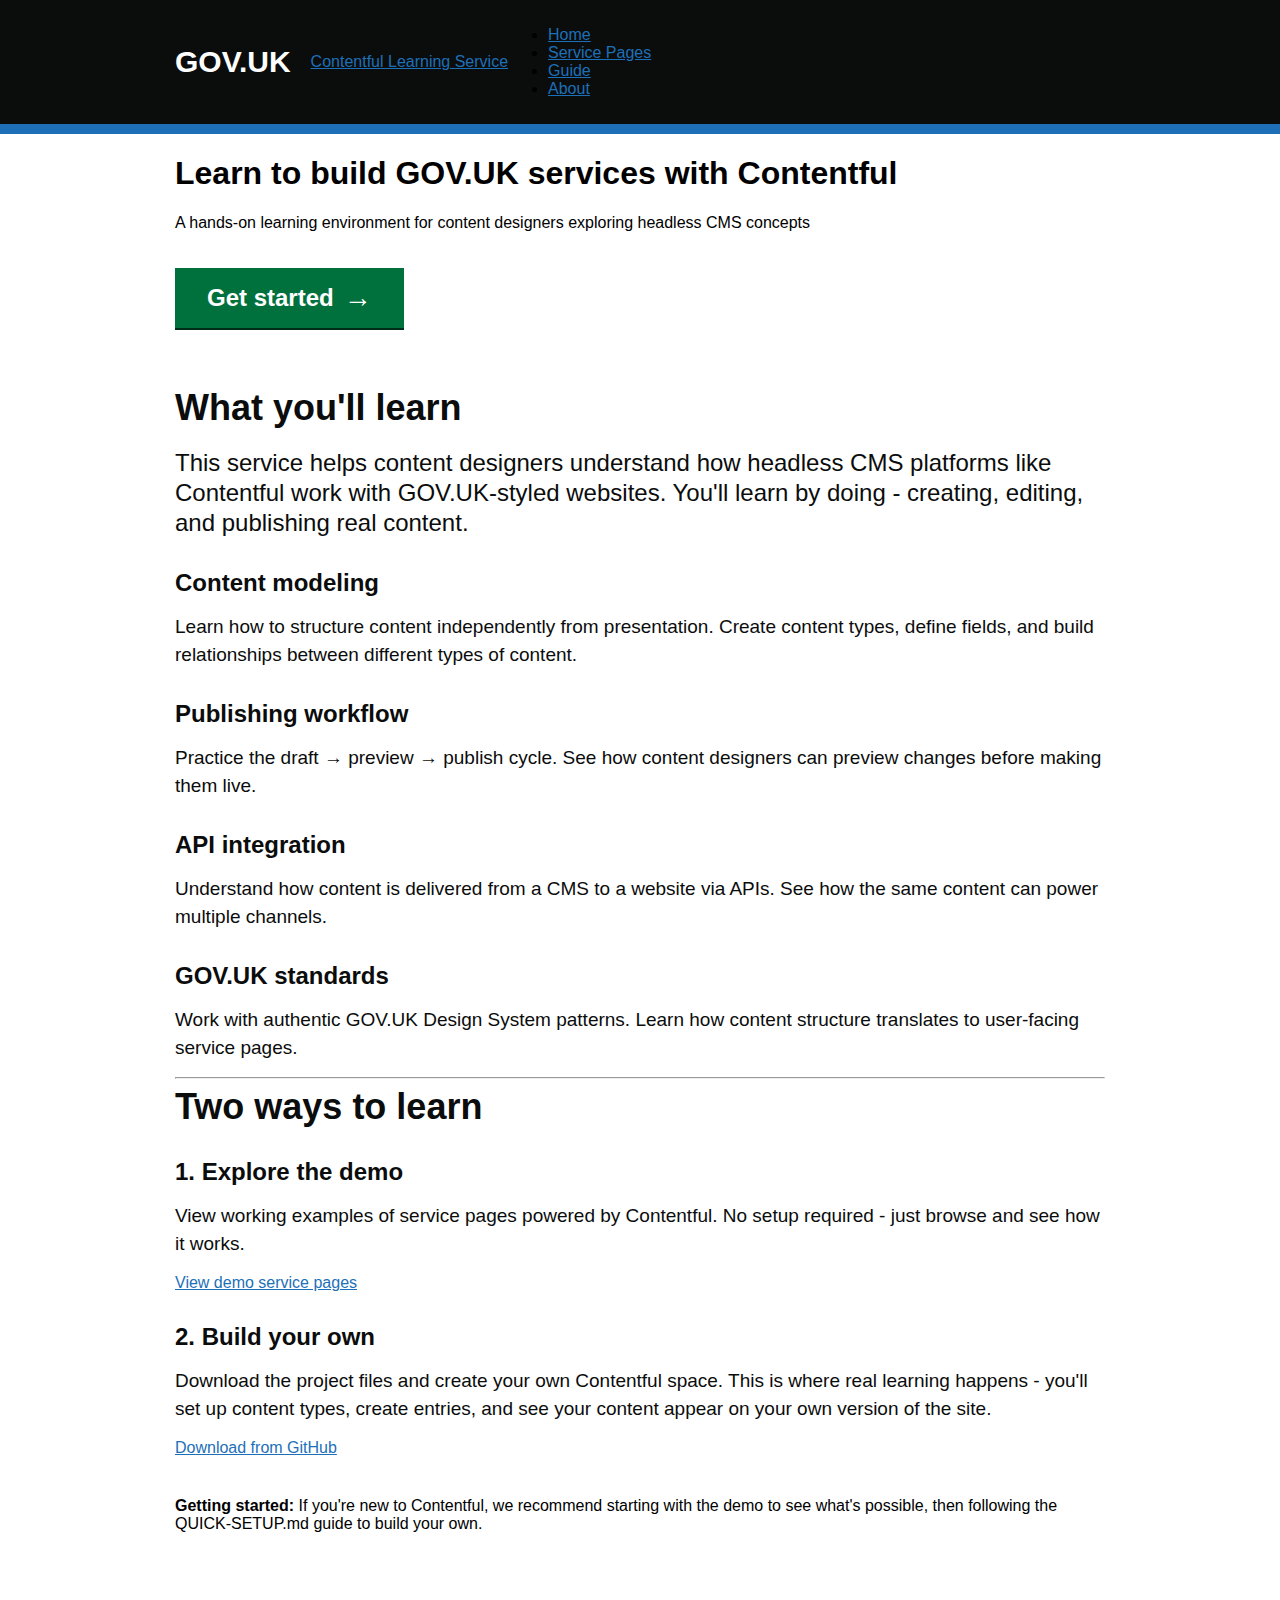
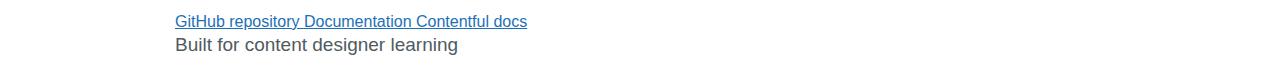
<file: index.html>
<!DOCTYPE html>
<html lang="en" class="govuk-template">
<head>
    <meta charset="UTF-8">
    <meta name="viewport" content="width=device-width, initial-scale=1.0">
    <title>Contentful Learning - GOV.UK</title>
    <link rel="stylesheet" href="css/govuk-styles.css">
</head>
<body>
    <header class="govuk-header" role="banner">
        <div class="govuk-header__container">
            <div class="govuk-header__logo">
                <a href="/" class="govuk-header__link">
                    <span>GOV.UK</span>
                </a>
            </div>
            <a href="/" class="govuk-header__service-name">
                Contentful Learning Service
            </a>
            <nav class="govuk-header__navigation" aria-label="Main navigation">
                <ul class="govuk-header__navigation-list">
                    <li class="govuk-header__navigation-item govuk-header__navigation-item--active">
                        <a href="index.html">Home</a>
                    </li>
                    <li class="govuk-header__navigation-item">
                        <a href="demo.html">Service Pages</a>
                    </li>
                    <li class="govuk-header__navigation-item">
                        <a href="guide.html">Guide</a>
                    </li>
                    <li class="govuk-header__navigation-item">
                        <a href="about.html">About</a>
                    </li>
                </ul>
            </nav>
        </div>
    </header>

    <div class="hero-section">
        <div class="govuk-width-container">
            <h1>Learn to build GOV.UK services with Contentful</h1>
            <p>A hands-on learning environment for content designers exploring headless CMS concepts</p>
            <a href="demo.html" class="govuk-button govuk-button--start">
                Get started
            </a>
        </div>
    </div>

    <div class="govuk-width-container">
        <main class="govuk-main-wrapper">
            <div class="govuk-grid-row">
                <div class="govuk-grid-column-two-thirds">
                    <h2 class="govuk-heading-l">What you'll learn</h2>
                    <p class="govuk-body-l">
                        This service helps content designers understand how headless CMS platforms like Contentful 
                        work with GOV.UK-styled websites. You'll learn by doing - creating, editing, and publishing 
                        real content.
                    </p>
                </div>
            </div>

            <div class="feature-grid">
                <div class="feature-card">
                    <h3 class="govuk-heading-m">Content modeling</h3>
                    <p class="govuk-body">
                        Learn how to structure content independently from presentation. Create content types, 
                        define fields, and build relationships between different types of content.
                    </p>
                </div>

                <div class="feature-card">
                    <h3 class="govuk-heading-m">Publishing workflow</h3>
                    <p class="govuk-body">
                        Practice the draft → preview → publish cycle. See how content designers can preview 
                        changes before making them live.
                    </p>
                </div>

                <div class="feature-card">
                    <h3 class="govuk-heading-m">API integration</h3>
                    <p class="govuk-body">
                        Understand how content is delivered from a CMS to a website via APIs. See how the 
                        same content can power multiple channels.
                    </p>
                </div>

                <div class="feature-card">
                    <h3 class="govuk-heading-m">GOV.UK standards</h3>
                    <p class="govuk-body">
                        Work with authentic GOV.UK Design System patterns. Learn how content structure 
                        translates to user-facing service pages.
                    </p>
                </div>
            </div>

            <hr class="govuk-section-break govuk-section-break--xl govuk-section-break--visible">

            <div class="govuk-grid-row">
                <div class="govuk-grid-column-two-thirds">
                    <h2 class="govuk-heading-l">Two ways to learn</h2>
                    
                    <h3 class="govuk-heading-m">1. Explore the demo</h3>
                    <p class="govuk-body">
                        View working examples of service pages powered by Contentful. No setup required - 
                        just browse and see how it works.
                    </p>
                    <p>
                        <a href="demo.html" class="govuk-link govuk-link--no-visited-state">
                            View demo service pages
                        </a>
                    </p>

                    <h3 class="govuk-heading-m">2. Build your own</h3>
                    <p class="govuk-body">
                        Download the project files and create your own Contentful space. This is where 
                        real learning happens - you'll set up content types, create entries, and see 
                        your content appear on your own version of the site.
                    </p>
                    <p>
                        <a href="https://github.com/jakecosgrove/contentful-learning-test-3" class="govuk-link govuk-link--no-visited-state">
                            Download from GitHub
                        </a>
                    </p>
                </div>
            </div>

            <div class="govuk-inset-text" style="margin-top: 40px;">
                <strong>Getting started:</strong> If you're new to Contentful, we recommend starting with 
                the demo to see what's possible, then following the QUICK-SETUP.md guide to build your own.
            </div>
        </main>
    </div>

    <footer class="govuk-footer" role="contentinfo">
        <div class="govuk-width-container">
            <div class="govuk-footer__meta">
                <div>
                    <a href="https://github.com/jakecosgrove/contentful-learning-test-3" class="govuk-footer__link">
                        GitHub repository
                    </a>
                    <a href="https://github.com/jakecosgrove/contentful-learning-test-3/blob/main/README.md" class="govuk-footer__link">
                        Documentation
                    </a>
                    <a href="https://www.contentful.com/developers/docs/" class="govuk-footer__link">
                        Contentful docs
                    </a>
                </div>
                <div>
                    <p class="govuk-body" style="margin: 0; color: #505a5f;">
                        Built for content designer learning
                    </p>
                </div>
            </div>
        </div>
    </footer>
</body>
</html>
</file>
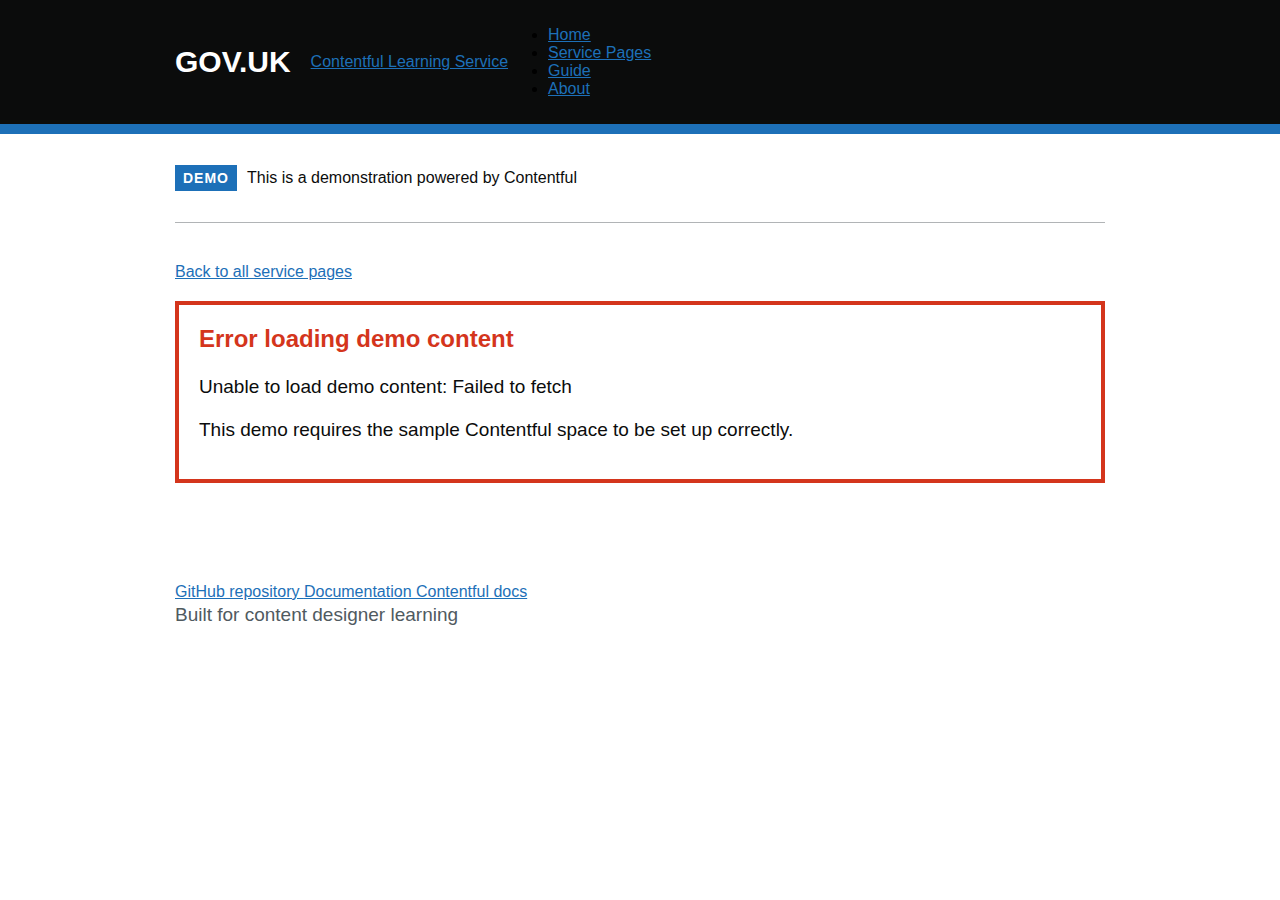
<file: demo.html>
<!DOCTYPE html>
<html lang="en" class="govuk-template">
<head>
    <meta charset="UTF-8">
    <meta name="viewport" content="width=device-width, initial-scale=1.0">
    <title>Service Pages - Contentful Learning</title>
    <link rel="stylesheet" href="css/govuk-styles.css">
</head>
<body>
    <header class="govuk-header" role="banner">
        <div class="govuk-header__container">
            <div class="govuk-header__logo">
                <a href="/" class="govuk-header__link">
                    <span>GOV.UK</span>
                </a>
            </div>
            <a href="index.html" class="govuk-header__service-name">
                Contentful Learning Service
            </a>
            <nav class="govuk-header__navigation" aria-label="Main navigation">
                <ul class="govuk-header__navigation-list">
                    <li class="govuk-header__navigation-item">
                        <a href="index.html">Home</a>
                    </li>
                    <li class="govuk-header__navigation-item govuk-header__navigation-item--active">
                        <a href="demo.html">Service Pages</a>
                    </li>
                    <li class="govuk-header__navigation-item">
                        <a href="guide.html">Guide</a>
                    </li>
                    <li class="govuk-header__navigation-item">
                        <a href="about.html">About</a>
                    </li>
                </ul>
            </nav>
        </div>
    </header>

    <div class="govuk-width-container">
        <div class="govuk-phase-banner">
            <p class="govuk-phase-banner__content">
                <strong class="govuk-tag">Demo</strong>
                <span class="govuk-phase-banner__text">
                    This is a demonstration powered by Contentful
                </span>
            </p>
        </div>

        <main class="govuk-main-wrapper" id="content">
            <div class="loading-box">
                <p style="margin: 0;">Loading service pages from Contentful...</p>
            </div>
        </main>
    </div>

    <footer class="govuk-footer" role="contentinfo">
        <div class="govuk-width-container">
            <div class="govuk-footer__meta">
                <div>
                    <a href="https://github.com/jakecosgrove/contentful-learning-test-3" class="govuk-footer__link">
                        GitHub repository
                    </a>
                    <a href="https://github.com/jakecosgrove/contentful-learning-test-3/blob/main/README.md" class="govuk-footer__link">
                        Documentation
                    </a>
                    <a href="https://www.contentful.com/developers/docs/" class="govuk-footer__link">
                        Contentful docs
                    </a>
                </div>
                <div>
                    <p class="govuk-body" style="margin: 0; color: #505a5f;">
                        Built for content designer learning
                    </p>
                </div>
            </div>
        </div>
    </footer>

    <script src="js/demo.js"></script>
</body>
</html>
</file>
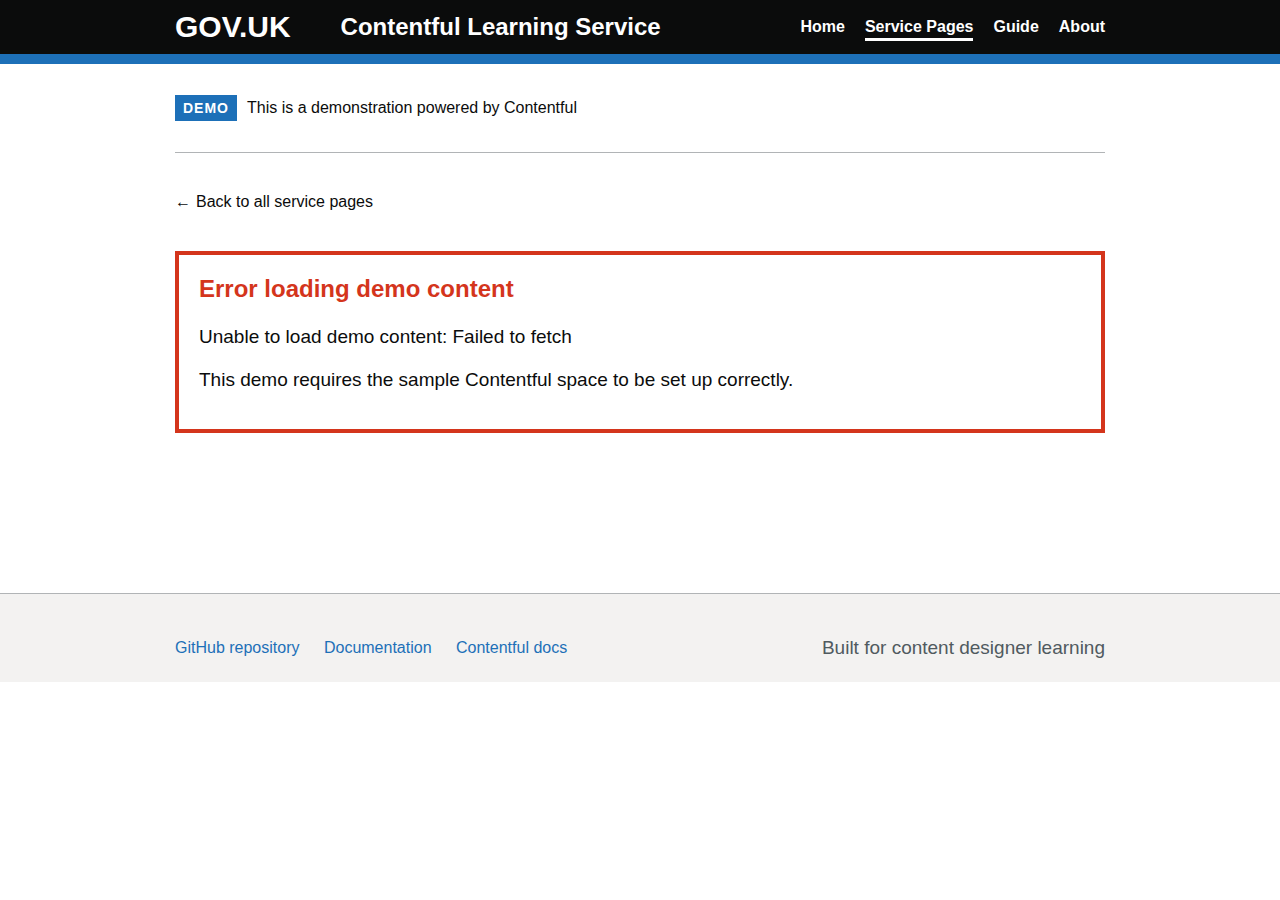
<file: enhanced-demo-html.html>
<!DOCTYPE html>
<html lang="en" class="govuk-template">
<head>
    <meta charset="UTF-8">
    <meta name="viewport" content="width=device-width, initial-scale=1.0">
    <title>Service Pages - Contentful Learning</title>
    <link rel="stylesheet" href="css/govuk-styles.css">
    <style>
        .govuk-header__service-name {
            font-size: 24px;
            font-weight: bold;
            color: white;
            text-decoration: none;
            margin-left: 30px;
        }
        .govuk-header__service-name:hover {
            text-decoration: underline;
        }
        .govuk-header__navigation {
            margin-left: auto;
        }
        .govuk-header__navigation-list {
            list-style: none;
            margin: 0;
            padding: 0;
            display: flex;
            gap: 20px;
        }
        .govuk-header__navigation-item a {
            color: white;
            text-decoration: none;
            font-size: 16px;
            font-weight: 600;
        }
        .govuk-header__navigation-item a:hover {
            text-decoration: underline;
        }
        .govuk-header__navigation-item--active a {
            border-bottom: 3px solid white;
            padding-bottom: 3px;
        }
        .service-list-item {
            border-bottom: 1px solid #b1b4b6;
            padding: 20px 0;
        }
        .service-list-item:last-child {
            border-bottom: none;
        }
        .service-list-item h2 {
            margin-top: 0;
        }
        .govuk-footer {
            background-color: #f3f2f1;
            border-top: 1px solid #b1b4b6;
            padding: 40px 0 20px 0;
            margin-top: 60px;
        }
        .govuk-footer__meta {
            display: flex;
            justify-content: space-between;
            align-items: center;
        }
        .govuk-footer__link {
            color: #1d70b8;
            text-decoration: none;
            margin-right: 20px;
        }
        .govuk-footer__link:hover {
            text-decoration: underline;
        }
        .back-link {
            display: inline-block;
            margin-bottom: 20px;
            color: #0b0c0c;
            text-decoration: none;
        }
        .back-link:hover {
            text-decoration: underline;
        }
        .back-link::before {
            content: "←";
            margin-right: 5px;
        }
    </style>
</head>
<body>
    <header class="govuk-header" role="banner">
        <div class="govuk-header__container">
            <div class="govuk-header__logo">
                <a href="/" class="govuk-header__link">
                    <span>GOV.UK</span>
                </a>
            </div>
            <a href="index.html" class="govuk-header__service-name">
                Contentful Learning Service
            </a>
            <nav class="govuk-header__navigation" aria-label="Main navigation">
                <ul class="govuk-header__navigation-list">
                    <li class="govuk-header__navigation-item">
                        <a href="index.html">Home</a>
                    </li>
                    <li class="govuk-header__navigation-item govuk-header__navigation-item--active">
                        <a href="demo.html">Service Pages</a>
                    </li>
                    <li class="govuk-header__navigation-item">
                        <a href="guide.html">Guide</a>
                    </li>
                    <li class="govuk-header__navigation-item">
                        <a href="about.html">About</a>
                    </li>
                </ul>
            </nav>
        </div>
    </header>

    <div class="govuk-width-container">
        <div class="govuk-phase-banner">
            <p class="govuk-phase-banner__content">
                <strong class="govuk-tag">Demo</strong>
                <span class="govuk-phase-banner__text">
                    This is a demonstration powered by Contentful
                </span>
            </p>
        </div>

        <main class="govuk-main-wrapper" id="content">
            <div class="loading-box">
                <p style="margin: 0;">Loading service pages from Contentful...</p>
            </div>
        </main>
    </div>

    <footer class="govuk-footer" role="contentinfo">
        <div class="govuk-width-container">
            <div class="govuk-footer__meta">
                <div>
                    <a href="https://github.com/jakecosgrove/contentful-learning-test-3" class="govuk-footer__link">
                        GitHub repository
                    </a>
                    <a href="https://github.com/jakecosgrove/contentful-learning-test-3/blob/main/README.md" class="govuk-footer__link">
                        Documentation
                    </a>
                    <a href="https://www.contentful.com/developers/docs/" class="govuk-footer__link">
                        Contentful docs
                    </a>
                </div>
                <div>
                    <p class="govuk-body" style="margin: 0; color: #505a5f;">
                        Built for content designer learning
                    </p>
                </div>
            </div>
        </div>
    </footer>

    <script src="js/demo.js"></script>
</body>
</html>
</file>
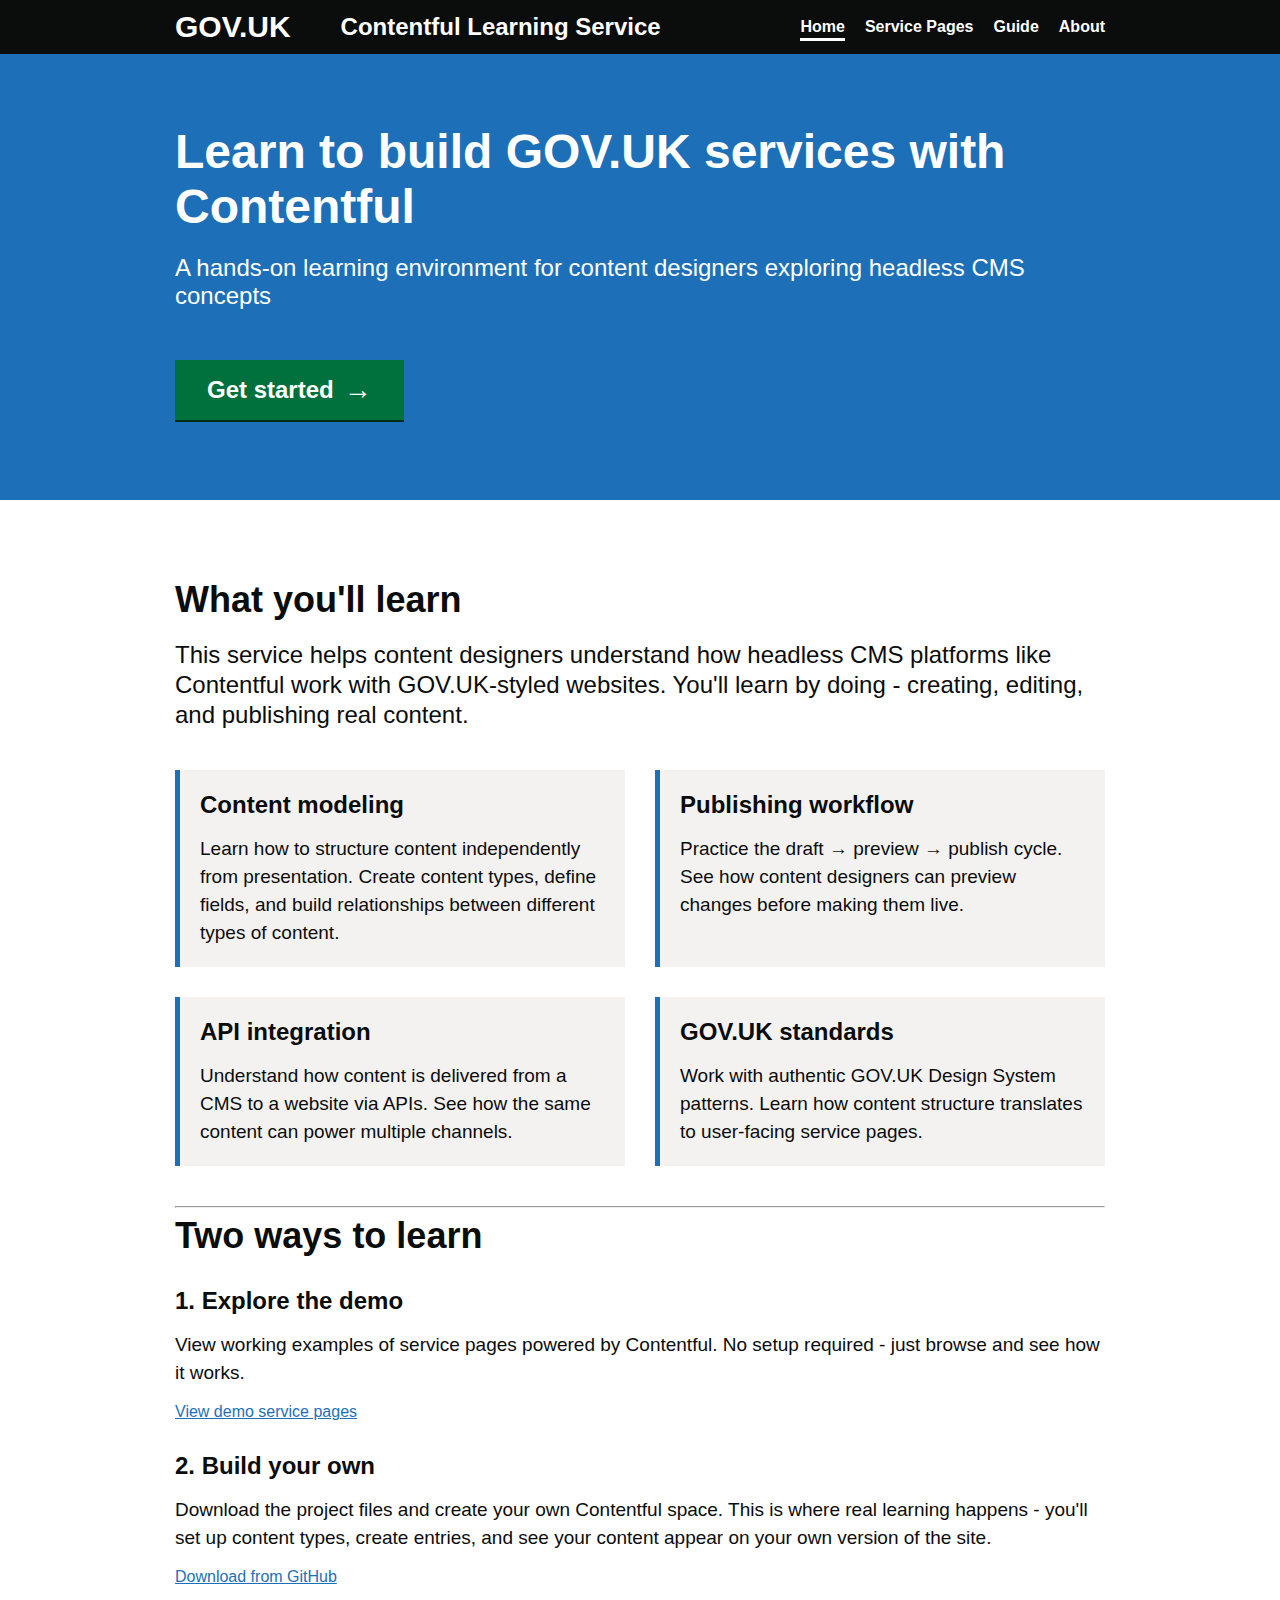
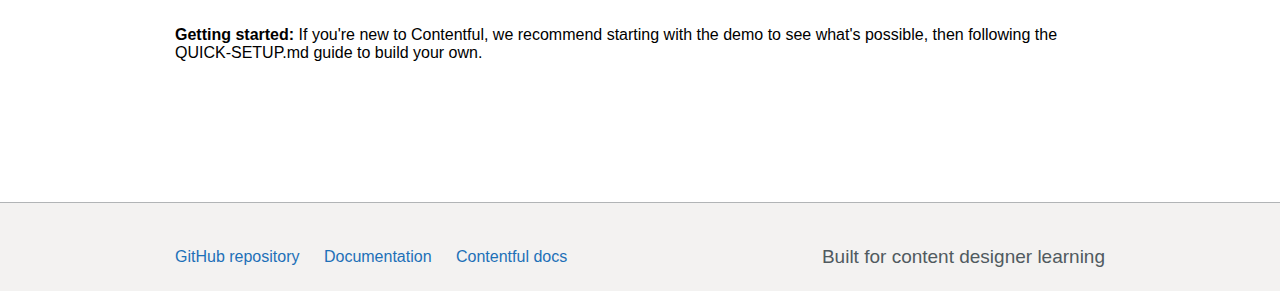
<file: enhanced-index-govuk.html>
<!DOCTYPE html>
<html lang="en" class="govuk-template">
<head>
    <meta charset="UTF-8">
    <meta name="viewport" content="width=device-width, initial-scale=1.0">
    <title>Contentful Learning - GOV.UK</title>
    <link rel="stylesheet" href="css/govuk-styles.css">
    <style>
        .govuk-header__service-name {
            font-size: 24px;
            font-weight: bold;
            color: white;
            text-decoration: none;
            margin-left: 30px;
        }
        .govuk-header__service-name:hover {
            text-decoration: underline;
        }
        .govuk-header__navigation {
            margin-left: auto;
        }
        .govuk-header__navigation-list {
            list-style: none;
            margin: 0;
            padding: 0;
            display: flex;
            gap: 20px;
        }
        .govuk-header__navigation-item a {
            color: white;
            text-decoration: none;
            font-size: 16px;
            font-weight: 600;
        }
        .govuk-header__navigation-item a:hover {
            text-decoration: underline;
        }
        .govuk-header__navigation-item--active a {
            border-bottom: 3px solid white;
            padding-bottom: 3px;
        }
        .hero-section {
            background-color: #1d70b8;
            color: white;
            padding: 60px 0;
            margin-bottom: 40px;
        }
        .hero-section h1 {
            color: white;
            font-size: 48px;
            margin: 0 0 20px 0;
        }
        .hero-section p {
            color: white;
            font-size: 24px;
            margin: 0 0 30px 0;
        }
        .hero-section .govuk-button {
            background-color: #00703c;
            font-size: 24px;
        }
        .feature-grid {
            display: grid;
            grid-template-columns: repeat(auto-fit, minmax(300px, 1fr));
            gap: 30px;
            margin: 40px 0;
        }
        .feature-card {
            border-left: 5px solid #1d70b8;
            padding: 20px;
            background: #f3f2f1;
        }
        .feature-card h3 {
            margin-top: 0;
            font-size: 24px;
        }
        .feature-card p {
            margin: 0;
            font-size: 19px;
        }
        .govuk-footer {
            background-color: #f3f2f1;
            border-top: 1px solid #b1b4b6;
            padding: 40px 0 20px 0;
            margin-top: 60px;
        }
        .govuk-footer__meta {
            display: flex;
            justify-content: space-between;
            align-items: center;
        }
        .govuk-footer__link {
            color: #1d70b8;
            text-decoration: none;
            margin-right: 20px;
        }
        .govuk-footer__link:hover {
            text-decoration: underline;
        }
    </style>
</head>
<body>
    <header class="govuk-header" role="banner">
        <div class="govuk-header__container">
            <div class="govuk-header__logo">
                <a href="/" class="govuk-header__link">
                    <span>GOV.UK</span>
                </a>
            </div>
            <a href="/" class="govuk-header__service-name">
                Contentful Learning Service
            </a>
            <nav class="govuk-header__navigation" aria-label="Main navigation">
                <ul class="govuk-header__navigation-list">
                    <li class="govuk-header__navigation-item govuk-header__navigation-item--active">
                        <a href="index.html">Home</a>
                    </li>
                    <li class="govuk-header__navigation-item">
                        <a href="demo.html">Service Pages</a>
                    </li>
                    <li class="govuk-header__navigation-item">
                        <a href="guide.html">Guide</a>
                    </li>
                    <li class="govuk-header__navigation-item">
                        <a href="about.html">About</a>
                    </li>
                </ul>
            </nav>
        </div>
    </header>

    <div class="hero-section">
        <div class="govuk-width-container">
            <h1>Learn to build GOV.UK services with Contentful</h1>
            <p>A hands-on learning environment for content designers exploring headless CMS concepts</p>
            <a href="demo.html" class="govuk-button govuk-button--start">
                Get started
            </a>
        </div>
    </div>

    <div class="govuk-width-container">
        <main class="govuk-main-wrapper">
            <div class="govuk-grid-row">
                <div class="govuk-grid-column-two-thirds">
                    <h2 class="govuk-heading-l">What you'll learn</h2>
                    <p class="govuk-body-l">
                        This service helps content designers understand how headless CMS platforms like Contentful 
                        work with GOV.UK-styled websites. You'll learn by doing - creating, editing, and publishing 
                        real content.
                    </p>
                </div>
            </div>

            <div class="feature-grid">
                <div class="feature-card">
                    <h3 class="govuk-heading-m">Content modeling</h3>
                    <p class="govuk-body">
                        Learn how to structure content independently from presentation. Create content types, 
                        define fields, and build relationships between different types of content.
                    </p>
                </div>

                <div class="feature-card">
                    <h3 class="govuk-heading-m">Publishing workflow</h3>
                    <p class="govuk-body">
                        Practice the draft → preview → publish cycle. See how content designers can preview 
                        changes before making them live.
                    </p>
                </div>

                <div class="feature-card">
                    <h3 class="govuk-heading-m">API integration</h3>
                    <p class="govuk-body">
                        Understand how content is delivered from a CMS to a website via APIs. See how the 
                        same content can power multiple channels.
                    </p>
                </div>

                <div class="feature-card">
                    <h3 class="govuk-heading-m">GOV.UK standards</h3>
                    <p class="govuk-body">
                        Work with authentic GOV.UK Design System patterns. Learn how content structure 
                        translates to user-facing service pages.
                    </p>
                </div>
            </div>

            <hr class="govuk-section-break govuk-section-break--xl govuk-section-break--visible">

            <div class="govuk-grid-row">
                <div class="govuk-grid-column-two-thirds">
                    <h2 class="govuk-heading-l">Two ways to learn</h2>
                    
                    <h3 class="govuk-heading-m">1. Explore the demo</h3>
                    <p class="govuk-body">
                        View working examples of service pages powered by Contentful. No setup required - 
                        just browse and see how it works.
                    </p>
                    <p>
                        <a href="demo.html" class="govuk-link govuk-link--no-visited-state">
                            View demo service pages
                        </a>
                    </p>

                    <h3 class="govuk-heading-m">2. Build your own</h3>
                    <p class="govuk-body">
                        Download the project files and create your own Contentful space. This is where 
                        real learning happens - you'll set up content types, create entries, and see 
                        your content appear on your own version of the site.
                    </p>
                    <p>
                        <a href="https://github.com/jakecosgrove/contentful-learning-test-3" class="govuk-link govuk-link--no-visited-state">
                            Download from GitHub
                        </a>
                    </p>
                </div>
            </div>

            <div class="govuk-inset-text" style="margin-top: 40px;">
                <strong>Getting started:</strong> If you're new to Contentful, we recommend starting with 
                the demo to see what's possible, then following the QUICK-SETUP.md guide to build your own.
            </div>
        </main>
    </div>

    <footer class="govuk-footer" role="contentinfo">
        <div class="govuk-width-container">
            <div class="govuk-footer__meta">
                <div>
                    <a href="https://github.com/jakecosgrove/contentful-learning-test-3" class="govuk-footer__link">
                        GitHub repository
                    </a>
                    <a href="https://github.com/jakecosgrove/contentful-learning-test-3/blob/main/README.md" class="govuk-footer__link">
                        Documentation
                    </a>
                    <a href="https://www.contentful.com/developers/docs/" class="govuk-footer__link">
                        Contentful docs
                    </a>
                </div>
                <div>
                    <p class="govuk-body" style="margin: 0; color: #505a5f;">
                        Built for content designer learning
                    </p>
                </div>
            </div>
        </div>
    </footer>
</body>
</html>
</file>
<file: css/govuk-styles.css>
/* GOV.UK Inspired Styles */

* {
    box-sizing: border-box;
}

body {
    margin: 0;
    font-family: "GDS Transport", arial, sans-serif;
    -webkit-font-smoothing: antialiased;
    background-color: #ffffff;
}

/* Header */
.govuk-header {
    background-color: #0b0c0c;
    padding: 10px 0;
    border-bottom: 10px solid #1d70b8;
}

.govuk-header__container {
    max-width: 960px;
    margin: 0 auto;
    padding: 0 15px;
    display: flex;
    align-items: center;
}

.govuk-header__logo {
    margin-right: 20px;
}

.govuk-header__link {
    color: white;
    text-decoration: none;
    font-weight: bold;
    font-size: 30px;
}

.govuk-header__link:hover {
    text-decoration: underline;
}

/* Width Container */
.govuk-width-container {
    max-width: 960px;
    margin: 0 auto;
    padding: 0 15px;
}

/* Phase Banner */
.govuk-phase-banner {
    padding: 15px 0;
    border-bottom: 1px solid #b1b4b6;
}

.govuk-phase-banner__content {
    display: flex;
    align-items: center;
}

.govuk-tag {
    display: inline-block;
    padding: 5px 8px;
    background-color: #1d70b8;
    color: white;
    font-weight: bold;
    font-size: 14px;
    text-transform: uppercase;
    letter-spacing: 1px;
}

.govuk-phase-banner__text {
    margin-left: 10px;
    font-size: 16px;
    color: #0b0c0c;
}

/* Main Content */
.govuk-main-wrapper {
    padding: 40px 0 80px 0;
}

/* Typography */
.govuk-heading-xl {
    font-size: 48px;
    line-height: 1.09375;
    font-weight: bold;
    margin: 0 0 30px 0;
    color: #0b0c0c;
}

.govuk-heading-l {
    font-size: 36px;
    line-height: 1.11111;
    font-weight: bold;
    margin: 0 0 20px 0;
    color: #0b0c0c;
}

.govuk-heading-m {
    font-size: 24px;
    line-height: 1.25;
    font-weight: bold;
    margin: 30px 0 15px 0;
    color: #0b0c0c;
}

.govuk-heading-s {
    font-size: 19px;
    line-height: 1.31579;
    font-weight: bold;
    margin: 20px 0 15px 0;
    color: #0b0c0c;
}

.govuk-body-l {
    font-size: 24px;
    line-height: 1.25;
    margin: 0 0 20px 0;
    color: #0b0c0c;
}

.govuk-body {
    font-size: 19px;
    line-height: 1.47368;
    margin: 0 0 15px 0;
    color: #0b0c0c;
}

.govuk-caption-xl {
    font-size: 27px;
    line-height: 1.11111;
    display: block;
    margin-bottom: 10px;
    color: #505a5f;
}

/* Lists */
.govuk-list {
    margin: 0 0 20px 0;
}

.govuk-list--bullet {
    list-style-type: disc;
    padding-left: 20px;
}

.govuk-list--bullet li {
    margin-bottom: 10px;
}

/* Buttons */
.govuk-button {
    background-color: #00703c;
    color: white;
    padding: 12px 20px;
    border: 2px solid transparent;
    font-size: 19px;
    font-weight: 600;
    cursor: pointer;
    text-decoration: none;
    display: inline-block;
    margin: 20px 8px 20px 0;
    border-radius: 0;
    box-shadow: 0 2px 0 #002d18;
}

.govuk-button--start {
    font-size: 24px;
    padding: 12px 30px;
    display: inline-flex;
    align-items: center;
}

.govuk-button--start::after {
    content: "\2192";
    margin-left: 10px;
    font-size: 28px;
}

.govuk-button:hover {
    background-color: #005a30;
}

.govuk-button:active {
    top: 2px;
    box-shadow: none;
}

/* Links */
a {
    color: #1d70b8;
}

a:hover {
    color: #003078;
}

/* Notice Boxes */
.demo-notice {
    background-color: #ffe5cc;
    border-left: 4px solid #f47738;
    padding: 20px;
    margin-bottom: 30px;
}

.demo-notice h2 {
    margin: 0 0 10px 0;
    font-size: 24px;
    color: #0b0c0c;
}

.demo-notice p {
    margin: 0 0 10px 0;
    font-size: 16px;
    line-height: 1.5;
}

.demo-notice a {
    color: #1d70b8;
    font-weight: bold;
}

.content-preview-toggle {
    background-color: #f3f2f1;
    padding: 15px;
    margin-bottom: 20px;
    border-left: 4px solid #1d70b8;
}

.content-preview-toggle label {
    display: flex;
    align-items: center;
    gap: 10px;
    cursor: pointer;
    font-size: 16px;
}

.content-preview-toggle input[type="checkbox"] {
    width: 20px;
    height: 20px;
    cursor: pointer;
}

/* Loading and Error States */
.loading-box,
.error-box {
    padding: 20px;
    margin: 20px 0;
}

.loading-box {
    background-color: #f3f2f1;
    border-left: 4px solid #1d70b8;
}

.error-box {
    border: 4px solid #d4351c;
    background-color: #fff;
}

.error-box h2 {
    color: #d4351c;
    margin-top: 0;
    font-size: 24px;
}

/* Code Elements */
code {
    background-color: #f3f2f1;
    padding: 2px 6px;
    font-family: monospace;
    font-size: 16px;
}
</file>
